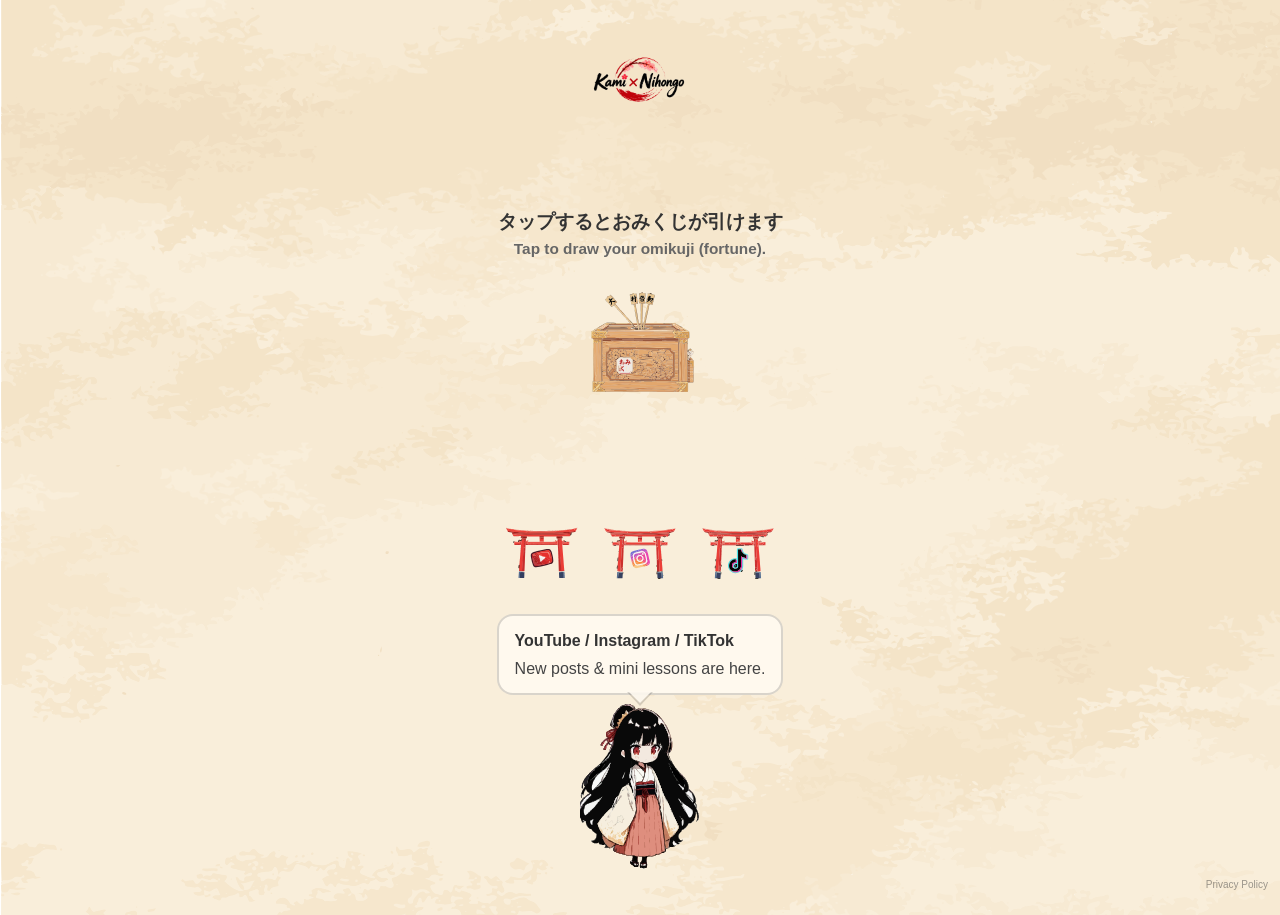
<file: index.html>
<!DOCTYPE html>
<html lang="ja">

<head>
    <meta charset="UTF-8">
    <meta name="viewport" content="width=device-width, initial-scale=1.0">
    <title>TOYO JAPANESE SCHOOL</title>
    <link rel="stylesheet" href="style.css">

    <link rel="icon" href="/assets/favicon.ico" type="image/x-icon">

    <script async src="https://www.googletagmanager.com/gtag/js?id=G-7NSKGZ7J09"></script>
    <script>
        window.dataLayer = window.dataLayer || [];
        function gtag() { dataLayer.push(arguments); }
        gtag('js', new Date());

        gtag('config', 'G-7NSKGZ7J09');
    </script>
</head>

<body>

    <script src="omikuji_data.js"></script>

    <div class="header-icon-container">
        <img src="assets/icon.png" alt="サイトアイコン" class="site-header-icon">
    </div>

    <div class="portal-container">
        <img id="amaterasu-char" src="assets/amaterasu.svg" alt="アマテラス" class="amaterasu">

        <div class="omikuji-area">
            <p class="omikuji-message" id="omikuji-message">
                タップするとおみくじが引けます<br>
                <span class="en-message">Tap to draw your omikuji (fortune).</span>
            </p>
            <img src="assets/omikuji-box.svg" alt="おみくじ箱" class="omikuji-box" id="omikuji-box">
        </div>

        <div id="omikuji-result" class="omikuji-result-container">
            <div id="omikuji-paper" class="omikuji-paper-design omikuji-paper">
                <div class="omikuji-top-section">
                    <p class="omikuji-title">おみくじ</p>
                    <h2 id="result-omikuji" class="omikuji-grade-text">???</h2>
                    <p class="omikuji-grade-details">
                        (<span id="result-omikujiyomi">???</span> | <span id="result-omikujimeaning">???</span>)
                    </p>
                </div>

                <div class="omikuji-kanji-section">
                    <div class="kanji-display-area">
                        <p id="result-kanji" class="result-kanji-char">??</p>
                        <div class="kanji-readings-meanings">
                            <p class="kanji-reading-text">読み: <span id="result-yomi">???</span></p>
                            <p class="kanji-meaning-text">意味: <span id="result-meaning">???</span></p>
                        </div>
                    </div>
                    <div class="seal-area">
                        <p class="seal-text">縁</p>
                    </div>
                </div>

                <hr class="omikuji-divider">

                <div class="omikuji-description-section">
                    <p class="result-description-jp">
                        <span id="result-jp">データエラーが発生しました。</span>
                    </p>
                    <p class="result-description-en">
                        <span id="result-en">Data error occurred.</span>
                    </p>
                </div>

                <p id="omikuji-reset-message" class="reset-message omikuji-reset-text">
                    本日のおみくじは終了しました。リセットは正午（12時）です。<br>
                    <span class="en-message">Today's omikuji draw is complete. It resets at noon (12:00 PM JST).</span>
                </p>
            </div>
        </div>

        <div class="link-area">
            <div class="social-row">
                <a href="https://www.youtube.com/@kamixnihongo" class="torii-link" data-platform="youtube"
                    target="_blank" rel="noopener noreferrer">
                    <img src="assets/torii-youtube.svg" alt="YouTube" class="torii-img">
                </a>

                <a href="https://www.instagram.com/japanese_otaku_teacher_toyo/" class="torii-link"
                    data-platform="instagram" target="_blank" rel="noopener noreferrer">
                    <img src="assets/torii-instagram.svg" alt="Instagram" class="torii-img">
                </a>

                <a href="https://www.tiktok.com/@kami.nihongo" class="torii-link" data-platform="tiktok" target="_blank"
                    rel="noopener noreferrer">
                    <img src="assets/torii-tiktok.svg" alt="TikTok" class="torii-img">
                </a>
            </div>

            <div class="social-bubble-wrap">
                <div class="speech-bubble speech-bubble--down">
                    <p class="bubble-title">YouTube / Instagram / TikTok</p>
                    <p class="bubble-text">New posts & mini lessons are here.</p>
                </div>
            </div>
        </div>
    </div>

    <footer class="site-footer">
        <a href="/privacy.html" class="privacy-link">Privacy Policy</a>
    </footer>

    <script src="interactive-elements.js"></script>
    <script src="amaterasu-movement.js"></script>
    <script src="script.js"></script>
</body>

</html>
</file>
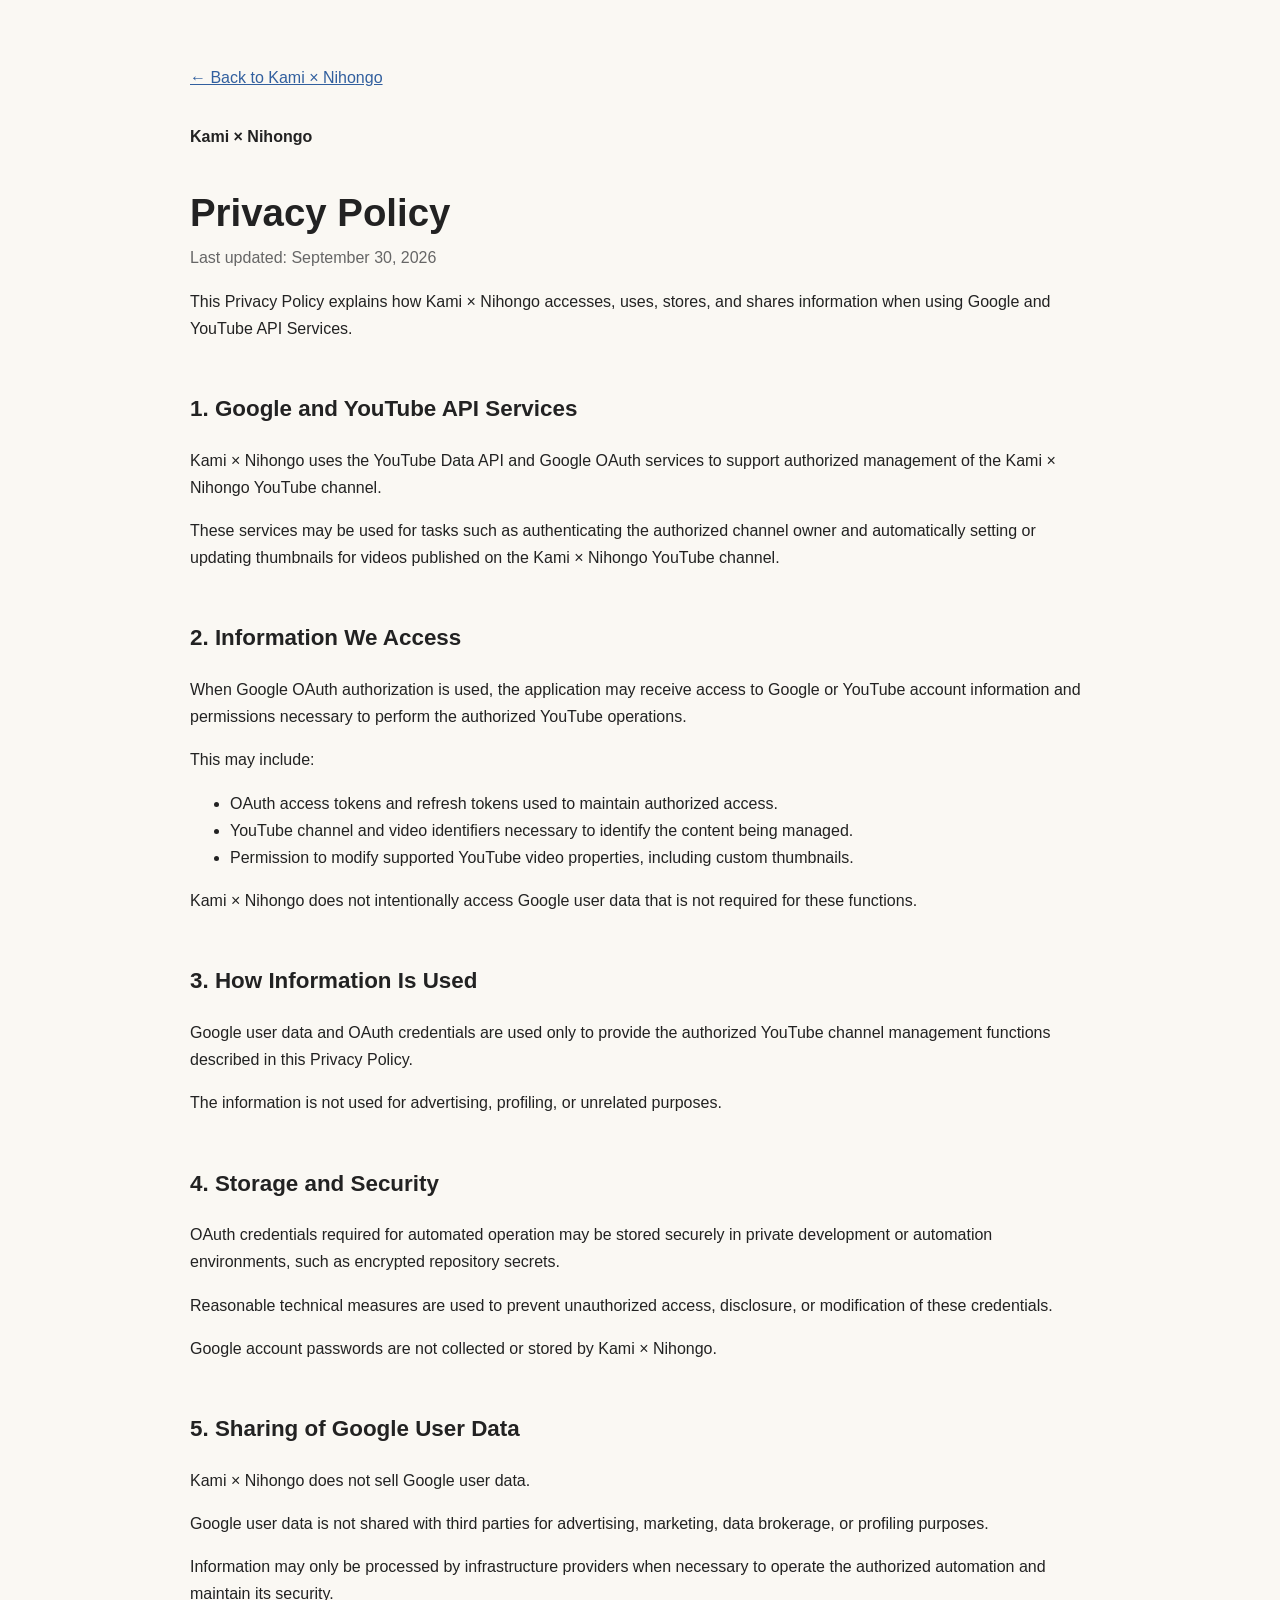
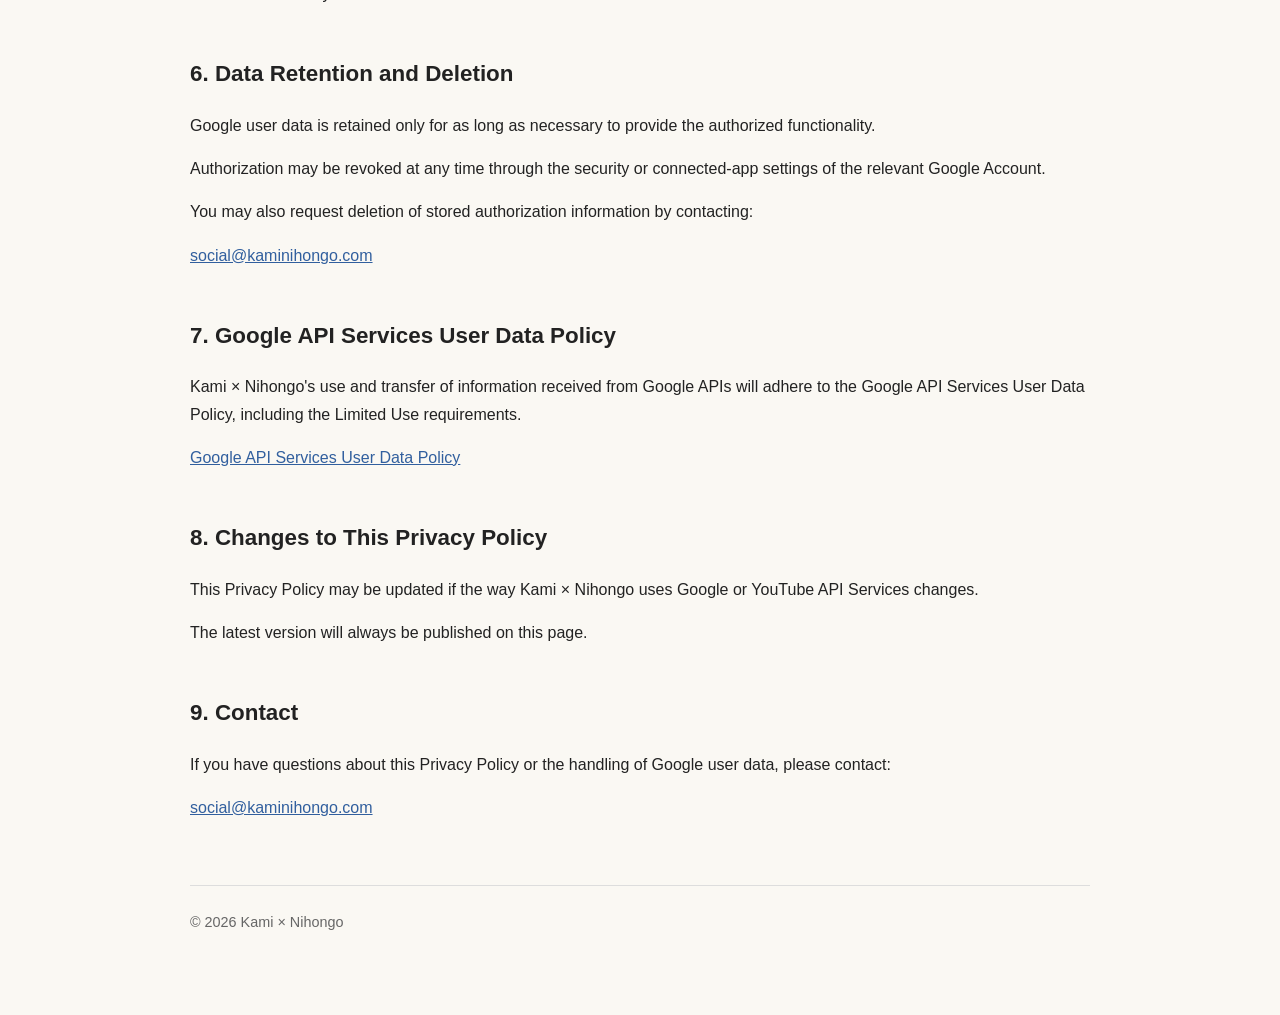
<file: privacy.html>
<!DOCTYPE html>
<html lang="en">

<head>
    <meta charset="UTF-8">
    <meta name="viewport" content="width=device-width, initial-scale=1.0">

    <title>Privacy Policy | Kami × Nihongo</title>

    <meta name="description"
        content="Privacy Policy for Kami × Nihongo and its use of Google and YouTube API Services.">

    <link rel="icon" href="/assets/favicon.ico" type="image/x-icon">

    <style>
        * {
            box-sizing: border-box;
        }

        body {
            margin: 0;

            font-family:
                -apple-system,
                BlinkMacSystemFont,
                "Segoe UI",
                sans-serif;

            line-height: 1.7;

            color: #222;
            background: #faf8f3;
        }

        main {
            width: min(900px,
                    calc(100% - 40px));

            margin: 0 auto;
            padding:
                64px 0 80px;
        }

        h1 {
            margin-bottom: 8px;

            font-size: 2.4rem;
            line-height: 1.2;
        }

        h2 {
            margin-top: 48px;

            font-size: 1.4rem;
        }

        p,
        li {
            font-size: 1rem;
        }

        .brand {
            margin-bottom: 40px;

            font-weight: 700;
        }

        .updated {
            margin-top: 0;

            color: #666;
        }

        a {
            color: #315f9e;
        }

        .back-link {
            display: inline-block;

            margin-bottom: 32px;
        }

        footer {
            margin-top: 64px;
            padding-top: 24px;

            border-top: 1px solid #ddd;

            color: #666;
            font-size: 0.9rem;
        }
    </style>
</head>

<body>

    <main>

        <a class="back-link" href="/">
            ← Back to Kami × Nihongo
        </a>

        <div class="brand">
            Kami × Nihongo
        </div>

        <h1>
            Privacy Policy
        </h1>

        <p class="updated">
            Last updated: September 30, 2026
        </p>

        <p>
            This Privacy Policy explains how
            Kami × Nihongo accesses, uses, stores,
            and shares information when using
            Google and YouTube API Services.
        </p>

        <h2>
            1. Google and YouTube API Services
        </h2>

        <p>
            Kami × Nihongo uses the YouTube Data API
            and Google OAuth services to support
            authorized management of the
            Kami × Nihongo YouTube channel.
        </p>

        <p>
            These services may be used for tasks such as
            authenticating the authorized channel owner
            and automatically setting or updating
            thumbnails for videos published on the
            Kami × Nihongo YouTube channel.
        </p>

        <h2>
            2. Information We Access
        </h2>

        <p>
            When Google OAuth authorization is used,
            the application may receive access to
            Google or YouTube account information
            and permissions necessary to perform
            the authorized YouTube operations.
        </p>

        <p>
            This may include:
        </p>

        <ul>
            <li>
                OAuth access tokens and refresh tokens
                used to maintain authorized access.
            </li>

            <li>
                YouTube channel and video identifiers
                necessary to identify the content
                being managed.
            </li>

            <li>
                Permission to modify supported
                YouTube video properties,
                including custom thumbnails.
            </li>
        </ul>

        <p>
            Kami × Nihongo does not intentionally
            access Google user data that is not
            required for these functions.
        </p>

        <h2>
            3. How Information Is Used
        </h2>

        <p>
            Google user data and OAuth credentials
            are used only to provide the authorized
            YouTube channel management functions
            described in this Privacy Policy.
        </p>

        <p>
            The information is not used for
            advertising, profiling, or unrelated
            purposes.
        </p>

        <h2>
            4. Storage and Security
        </h2>

        <p>
            OAuth credentials required for automated
            operation may be stored securely in
            private development or automation
            environments, such as encrypted
            repository secrets.
        </p>

        <p>
            Reasonable technical measures are used
            to prevent unauthorized access,
            disclosure, or modification of these
            credentials.
        </p>

        <p>
            Google account passwords are not
            collected or stored by Kami × Nihongo.
        </p>

        <h2>
            5. Sharing of Google User Data
        </h2>

        <p>
            Kami × Nihongo does not sell Google
            user data.
        </p>

        <p>
            Google user data is not shared with
            third parties for advertising,
            marketing, data brokerage,
            or profiling purposes.
        </p>

        <p>
            Information may only be processed by
            infrastructure providers when necessary
            to operate the authorized automation
            and maintain its security.
        </p>

        <h2>
            6. Data Retention and Deletion
        </h2>

        <p>
            Google user data is retained only for
            as long as necessary to provide the
            authorized functionality.
        </p>

        <p>
            Authorization may be revoked at any time
            through the security or connected-app
            settings of the relevant Google Account.
        </p>

        <p>
            You may also request deletion of
            stored authorization information by
            contacting:
        </p>

        <p>
            <a href="mailto:social@kaminihongo.com">
                social@kaminihongo.com
            </a>
        </p>

        <h2>
            7. Google API Services User Data Policy
        </h2>

        <p>
            Kami × Nihongo's use and transfer
            of information received from Google APIs
            will adhere to the
            Google API Services User Data Policy,
            including the Limited Use requirements.
        </p>

        <p>
            <a href="https://developers.google.com/terms/api-services-user-data-policy" target="_blank"
                rel="noopener noreferrer">
                Google API Services User Data Policy
            </a>
        </p>

        <h2>
            8. Changes to This Privacy Policy
        </h2>

        <p>
            This Privacy Policy may be updated
            if the way Kami × Nihongo uses
            Google or YouTube API Services changes.
        </p>

        <p>
            The latest version will always be
            published on this page.
        </p>

        <h2>
            9. Contact
        </h2>

        <p>
            If you have questions about this
            Privacy Policy or the handling of
            Google user data, please contact:
        </p>

        <p>
            <a href="mailto:social@kaminihongo.com">
                social@kaminihongo.com
            </a>
        </p>

        <footer>
            © 2026 Kami × Nihongo
        </footer>

    </main>

</body>

</html>
</file>
<file: style.css>
:root {

    /* 色の変数定義 (和風カラー) */

    --main-red: #cc3333;

    /* 鳥居の色 */

    --accent-gold: #ffcc00;

    /* アクセントカラー */

    --text-color: #333333;

    /* ★追加: おみくじデザイン用カラー変数 ★ */

    --omikuji-paper: #fffaf0;

    /* 和紙のようなアイボリー色 */

    --omikuji-border: #8B4513;

    /* 茶色い枠線 */

    --omikuji-accent: #a0522d;

    /* 運勢テキスト色 */

    --omikuji-main-kanji: #d2691e;

    /* 漢字テキスト色 */

}

body {

    font-family: 'Arial', sans-serif;

    /* 背景設定: assets/background.svg のパスを適用 */

    background-image: url('assets/background.svg');

    background-size: cover;

    background-repeat: no-repeat;

    background-attachment: fixed;

    background-position: center center;

    margin: 0;

    /* ★修正: ヘッダーアイコンのために上部のパディングを調整 */

    padding: 80px 20px 20px;

    display: flex;

    justify-content: center;

    /* コンテナを水平中央に配置 */

    align-items: center;

    min-height: 100vh;

    box-sizing: border-box;

    width: 100vw;

    /* 画面全体を使用 */

}

/* ★追加: ヘッダーアイコン用のコンテナ ★ */

.header-icon-container {

    position: absolute;

    /* 画面に対して絶対位置 */

    top: 20px;

    /* 上からの距離 */

    left: 50%;

    /* 中央寄せの基準 */

    transform: translateX(-50%);

    /* 中央寄せ */

    z-index: 20;

    /* 他の要素より手前に表示 */

    padding: 10px;

    /* 少し余白 */

}

/* ★追加: サイトヘッダーアイコンのスタイル ★ */

.site-header-icon {

    width: 100px;

    /* アイコンのサイズを調整 */

    height: auto;

    display: block;

    background-color: transparent;

    /* SVGの透過対策 */

}

.portal-container {

    width: 100%;

    /* 最大幅を1000pxに設定（実質的に画面全体を使用）*/

    max-width: 1000px;

    text-align: center;

    position: relative;

    padding-bottom: 180px;

    /* ★修正: ヘッダーアイコンと重ならないように上部マージンを調整 */

    margin-top: 50px;

}

/* アマテラス画像の初期設定（JSが位置を制御するための最小限のCSS） */

.amaterasu {

    width: 120px;

    height: auto;

    position: absolute;

    bottom: 20px;

    left: 0;

    background-color: transparent;

    transition: opacity 0.5s ease-out, transform 0.4s ease-out;

    z-index: 10;

}

/* リンクエリアのレイアウト */

.link-area {

    display: flex;

    flex-direction: column;

    gap: 18px;

    margin-top: 50px;

    align-items: center;

    padding: 20px 0;

    width: 100%;

}

/* YouTube / Instagram / TikTok 横並び */

.social-row {

    display: flex;

    justify-content: center;

    align-items: center;

    gap: 18px;

    flex-wrap: wrap;

    /* 画面が狭いとき折り返し */

    width: 100%;

}

/* 下の吹き出しを中央に置く */

.social-bubble-wrap {

    display: flex;

    justify-content: center;

    width: 100%;

}

/* ===== 吹き出し（CSSのみ） ===== */

.speech-bubble {

    position: relative;

    max-width: 360px;

    padding: 14px 16px;

    border-radius: 16px;

    /* 和紙寄せ：あなたの変数を活かす */

    background: rgba(255, 250, 240, 0.92);

    /* --omikuji-paper 系 */

    border: 2px solid rgba(0, 0, 0, 0.15);

    backdrop-filter: blur(4px);

    line-height: 1.35;

    text-align: left;

}

/* バブル内テキスト */

.speech-bubble .bubble-title {

    margin: 0 0 6px;

    font-weight: 800;

    color: var(--text-color);

}

.speech-bubble .bubble-text,

.speech-bubble .bubble-sub {

    margin: 0;

    color: #444;

}

.speech-bubble .bubble-sub {

    margin-top: 8px;

    font-weight: 700;

    color: var(--main-red);

}

/* 下向き尻尾（下段の吹き出し） */

.speech-bubble--down::after {

    content: "";

    position: absolute;

    left: 50%;

    bottom: -10px;

    transform: translateX(-50%);

    width: 0;

    height: 0;

    border-left: 12px solid transparent;

    border-right: 12px solid transparent;

    border-top: 12px solid rgba(255, 250, 240, 0.92);

}

.speech-bubble--down::before {

    content: "";

    position: absolute;

    left: 50%;

    bottom: -13px;

    transform: translateX(-50%);

    width: 0;

    height: 0;

    border-left: 13px solid transparent;

    border-right: 13px solid transparent;

    border-top: 14px solid rgba(0, 0, 0, 0.15);

}

/* 鳥居リンク（<a>タグ）のスタイル: クリック領域を画像サイズに限定 */

.torii-link {

    display: block;

    width: 80px;

    text-decoration: none;

    background-color: transparent;

    border: none;

    padding: 0;

    box-shadow: none;

    transition: transform 0.2s;

    position: relative;

    overflow: hidden;

    text-align: center;

    z-index: 15;

}

.torii-link:hover {

    transform: translateY(-2px);

    background-color: transparent;

}

/* 鳥居画像（<img>タグ）のスタイル */

.torii-img {

    width: 80px;

    height: auto;

    margin: 0;

    background-color: transparent;

    z-index: 15;

}

.caption {

    margin-top: 30px;

    color: var(--main-red);

    font-size: 1.1em;

    font-weight: bold;

}

/* style.css の末尾に追記 */

/* --- おみくじエリアのスタイル --- */

.omikuji-area {

    /* interactive-element の基底スタイルを継承 */

    margin-top: 40px;

    padding: 20px;

    text-align: center;

    /* 🚨 修正: z-indexを有効化するために position を追加 */

    position: relative;

    /* z-index は interactive-element で設定済みですが、明示的に設定するならここ */

    z-index: 15;

}

.omikuji-message {

    color: var(--text-color);

    font-size: 1.2em;

    font-weight: bold;

    margin-bottom: 10px;

}

.omikuji-box {

    width: 150px;

    height: auto;

    transition: transform 0.3s ease-out;

    z-index: 15;

}

/* --- おみくじ箱の揺れアニメーション --- */

@keyframes shake {

    0%,

    100% {

        transform: translate(1px, 1px) rotate(0deg);

    }

    10% {

        transform: translate(-1px, -2px) rotate(-1deg);

    }

    20% {

        transform: translate(-3px, 0px) rotate(1deg);

    }

    30% {

        transform: translate(3px, 2px) rotate(0deg);

    }

    40% {

        transform: translate(1px, -1px) rotate(1deg);

    }

    50% {

        transform: translate(-1px, 2px) rotate(-1deg);

    }

    60% {

        transform: translate(-3px, 1px) rotate(0deg);

    }

    70% {

        transform: translate(3px, 1px) rotate(-1deg);

    }

    80% {

        transform: translate(-1px, -1px) rotate(1deg);

    }

    90% {

        transform: translate(1px, 2px) rotate(0deg);

    }

}

.shaking {

    animation: shake 0.1s infinite;

}

/* ======================================================= */

/* ★★★ 古いおみくじ用紙のCSSを新しい縦長デザインで上書き/置き換え ★★★ */

/* ======================================================= */

/* --- 結果表示エリアのスタイル (上書き) --- */

/* .omikuji-result は .omikuji-result-container に置き換えられるが、衝突を避けるためここでは変更しない */

.omikuji-result {

    /* 以前のスタイルを保持 */

    text-align: center;

    margin-top: 30px;

    display: flex;

    flex-direction: column;

    align-items: center;

}

/* 古い .omikuji-reset-message は新しいスタイルで上書き */

.omikuji-reset-message {

    color: var(--main-red);

    font-size: 1.1em;

    font-weight: bold;

    margin-top: 20px;

}

/* 古い .paper-container は使用しないため、ここでは残すのみ */

.paper-container {

    perspective: 800px;

    width: 200px;

    height: 450px;

}

/* 古い .omikuji-paper は新しい .omikuji-paper-design で置き換えられるが、アニメーションは流用 */

.omikuji-paper {

    /* アニメーション関連のスタイルは維持 */

    transform: translateY(-500px) rotateX(90deg) scale(0.5);

    opacity: 0;

    transition: all 1.5s ease-out;

}

/* 登場アニメーション後の状態 */

.omikuji-paper.revealed {

    transform: translateY(0) rotateX(0deg) scale(1);

    opacity: 1;

}

/* ======================================================= */

/* --- ホバーロードインジケータのスタイル --- */

.loading-indicator {

    position: absolute;

    bottom: -15px;

    /* 要素の下に配置 */

    left: 50%;

    transform: translateX(-50%);

    width: 0;

    height: 5px;

    background-color: var(--main-red);

    transition: width 1s linear;

    /* 1秒で満タンになるアニメーション */

    border-radius: 2px;

    opacity: 0;

}

/* ホバー中の状態 */

.hovering .loading-indicator {

    width: 100%;

    opacity: 1;

}

/* 鳥居、おみくじ箱にホバーインジケータを配置するための設定 */

.torii-link,

.omikuji-area {

    position: relative;

    /* 子要素の loading-indicator を配置 */

}

/* ドラッグ操作時のカーソル変更 */

.portal-container {

    cursor: grab;

    /* 通常は掴むカーソル */

    user-select: none;

    /* テキスト選択を防ぐ */

}

.portal-container.dragging {

    cursor: grabbing;

    /* ドラッグ中は掴んでいるカーソル */

}

/* ======================================================= */

/* ★★★ 追記: おみくじデザインの修正CSS (縦長、和風) ★★★ */

/* ======================================================= */

/* フォントのインポート (例: Google Fonts) */

@import url('https://fonts.googleapis.com/css2?family=Hina+Mincho&display=swap');

/* --- おみくじ結果表示デザイン --- */

.omikuji-result-container {

    position: fixed;

    top: 0;

    left: 0;

    width: 100%;

    height: 100%;

    background-color: rgba(0, 0, 0, 0.7);

    /* 半透明のオーバーレイ */

    display: flex;

    justify-content: center;

    align-items: center;

    z-index: 1000;

    /* ★修正: 初期状態で非表示にする (暗くなる問題対策) ★ */

    display: none;

}

.omikuji-paper-design {

    width: 300px;

    /* 縦長にするため幅を狭く */

    max-height: 80vh;

    /* 画面の高さに応じて調整 */

    background-color: var(--omikuji-paper);

    /* 和紙のようなアイボリー色 */

    background-image: url('data:image/svg+xml;utf8,<svg xmlns="http://www.w3.org/2000/svg" width="10" height="10" viewBox="0 0 10 10"><rect fill="%23fffaf0" width="10" height="10"/><path fill="%23f0ead6" d="M0 0h10v10H0zM2 2h6v6H2zM1 1h8v8H1z" opacity=".2"/></svg>');

    /* 和紙風のテクスチャ */

    border: 3px solid var(--omikuji-border);

    /* 茶色い枠線 */

    border-radius: 8px;

    padding: 20px;

    box-shadow: 0 8px 16px rgba(0, 0, 0, 0.4);

    text-align: center;

    display: flex;

    flex-direction: column;

    /* 縦並び */

    justify-content: space-between;

    /* 要素を上下に配置 */

    overflow-y: auto;

    /* 内容が長い場合はスクロール */

    /* アニメーションは .omikuji-paper クラスに任せる */

}

/* 登場アニメーション後の状態 (旧クラス名を流用) */

.omikuji-paper.revealed {

    opacity: 1;

    transform: translateY(0) rotateX(0deg) scale(1);

    /* 旧アニメーションを適用 */

}

.omikuji-top-section {

    margin-bottom: 15px;

    border-bottom: 1px dashed var(--omikuji-accent);

    /* 点線で区切り */

    padding-bottom: 10px;

}

.omikuji-title {

    font-family: 'Hina Mincho', serif;

    /* 筆文字風フォント (仮) */

    font-size: 2.2em;

    color: var(--omikuji-border);

    margin-bottom: 5px;

    letter-spacing: 2px;

}

.omikuji-grade-text {

    font-family: 'Hina Mincho', serif;

    /* 筆文字風フォント */

    font-size: 3.5em;

    /* 大きく */

    color: var(--omikuji-accent);

    margin: 0;

    line-height: 1;

    text-shadow: 2px 2px 4px rgba(0, 0, 0, 0.1);

}

.omikuji-grade-details {

    font-size: 0.9em;

    color: var(--text-color);

    margin-top: 5px;

}

.omikuji-kanji-section {

    display: flex;

    flex-direction: column;

    /* 縦並び */

    align-items: center;

    gap: 10px;

    /* 要素間のスペース */

    margin-bottom: 15px;

}

.kanji-display-area {

    display: flex;

    flex-direction: column;

    align-items: center;

}

.result-kanji-char {

    font-family: 'Hina Mincho', serif;

    /* 筆文字風フォント */

    font-size: 5em;

    /* 最も大きく */

    color: var(--omikuji-main-kanji);

    /* 鮮やかなオレンジブラウン */

    margin: 0;

    line-height: 1;

    text-shadow: 3px 3px 5px rgba(0, 0, 0, 0.15);

}

.kanji-readings-meanings {

    font-size: 0.9em;

    color: var(--text-color);

    line-height: 1.4;

    text-align: center;

}

.seal-area {

    width: 60px;

    height: 60px;

    border: 2px solid var(--main-red);

    /* 赤い印鑑風の枠 */

    border-radius: 50%;

    /* 丸い印鑑 */

    display: flex;

    justify-content: center;

    align-items: center;

    margin-top: 10px;

    /* 上部との間隔 */

}

.seal-text {

    font-family: 'Hina Mincho', serif;

    /* 和風フォント */

    font-size: 2.5em;

    color: var(--main-red);

    /* 赤色 */

    line-height: 1;

    transform: rotate(-10deg);

    /* 少し傾ける */

    opacity: 0.8;

}

.omikuji-divider {

    border: none;

    border-top: 1px solid var(--omikuji-border);

    /* ベージュ系の線 */

    margin: 15px 0;

}

.omikuji-description-section {

    text-align: left;

    font-size: 0.95em;

    color: var(--text-color);

    line-height: 1.6;

    margin-bottom: 15px;

    flex-grow: 1;

    /* スペースを埋める */

}

.result-description-jp,

.result-description-en {

    margin-bottom: 10px;

}

.omikuji-reset-text {

    font-size: 0.85em;

    color: #888;

    margin-top: 20px;

    border-top: 1px dashed var(--omikuji-border);

    /* 点線で区切り */

    padding-top: 10px;

}

/* おみくじ箱のメッセージも日英対応 */

.omikuji-message .en-message {

    display: block;

    /* 常に表示 */

    font-size: 0.8em;

    color: #666;

    margin-top: 5px;

}

/* 英語メッセージのスタイル */

.en-message {

    font-size: 0.9em;

    color: #555;

    margin-top: 8px;

    /* 日本語との間に少しスペース */

}

/* ホバーインジケーターの色変更 */

.loading-indicator {

    background-color: var(--omikuji-main-kanji);

    /* おみくじの色と合わせる */

}

/* ===== スマホ最適化 ===== */
@media (max-width: 640px) {
    .speech-bubble {
        text-align: center;
    }
}

/* ======================================================= */
/* Footer / Privacy Policy                                 */
/* ======================================================= */

.site-footer {
    position: fixed;
    right: 0;
    bottom: 0;
    z-index: 50;
    padding: 8px 12px;
    text-align: right;
    pointer-events: none;
}

.privacy-link {
    pointer-events: auto;
    display: inline-block;
    font-size: 10px;
    line-height: 1.2;
    color: rgba(51, 51, 51, 0.48);
    text-decoration: none;
    transition: color 0.2s ease, opacity 0.2s ease;
}

.privacy-link:hover,
.privacy-link:focus-visible {
    color: rgba(51, 51, 51, 0.82);
    text-decoration: underline;
}

@media (max-width: 640px) {
    .site-footer {
        padding: 6px 8px;
    }

    .privacy-link {
        font-size: 9px;
    }
}
</file>
